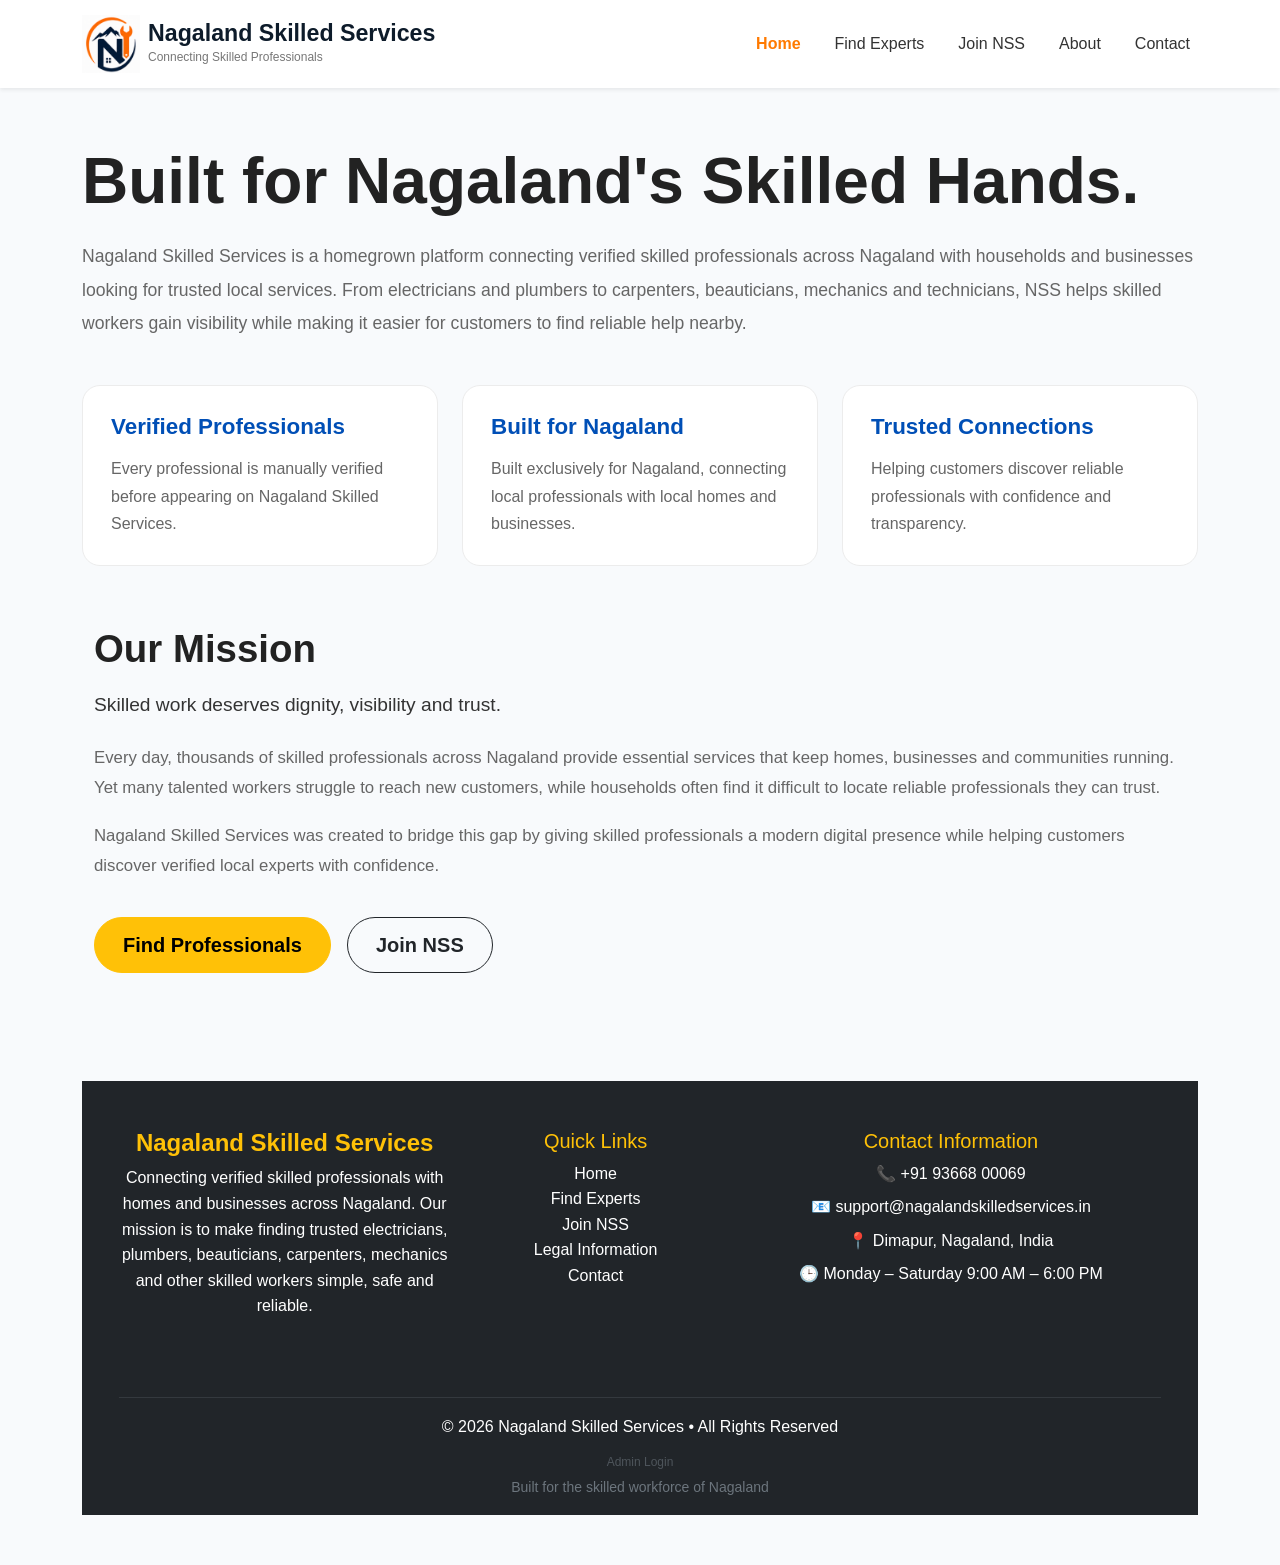
<file: about.html>
<!DOCTYPE html>
<html lang="en">

<head>

<meta charset="UTF-8">
<meta name="viewport" content="width=device-width, initial-scale=1">

<title>About Us | Nagaland Skilled Services</title>

<link rel="icon" type="image/png" sizes="32x32" href="images/logo/favicon-32.png">
<link rel="icon" type="image/png" sizes="16x16" href="images/logo/favicon-16.png">

<link href="https://cdn.jsdelivr.net/npm/bootstrap@5.3.7/dist/css/bootstrap.min.css" rel="stylesheet">

<link rel="stylesheet" href="css/style.css">

</head>

<body>

<!-- NAVBAR -->

<div id="navbar-placeholder"></div>

<!-- ================= ABOUT ================= -->

<section class="about-section">

<div class="container">


<h1 class="about-title">

Built for Nagaland's Skilled Hands.

</h1>

<p class="about-description">

Nagaland Skilled Services is a homegrown platform connecting verified skilled professionals across Nagaland with households and businesses looking for trusted local services.

From electricians and plumbers to carpenters, beauticians, mechanics and technicians, NSS helps skilled workers gain visibility while making it easier for customers to find reliable help nearby.

</p>

<div class="row g-4">

<div class="col-md-4">

<div class="about-card">

<h3>

Verified Professionals

</h3>

<p>

Every professional is manually verified before appearing on Nagaland Skilled Services.

</p>

</div>

</div>

<div class="col-md-4">

<div class="about-card">

<h3>

Built for Nagaland

</h3>

<p>

Built exclusively for Nagaland, connecting local professionals with local homes and businesses.

</p>

</div>

</div>

<div class="col-md-4">

<div class="about-card">

<h3>

Trusted Connections

</h3>

<p>

Helping customers discover reliable professionals with confidence and transparency.

</p>

</div>

</div>

</div>
<!-- ================= MISSION ================= -->

<section class="mission-section">

<div class="container">

<h2 class="mission-title">

Our Mission

</h2>

<p class="mission-lead">

Skilled work deserves dignity, visibility and trust.

</p>

<p class="mission-text">

Every day, thousands of skilled professionals across Nagaland provide essential services that keep homes, businesses and communities running. Yet many talented workers struggle to reach new customers, while households often find it difficult to locate reliable professionals they can trust.

</p>

<p class="mission-text">

Nagaland Skilled Services was created to bridge this gap by giving skilled professionals a modern digital presence while helping customers discover verified local experts with confidence.

</p>

<div class="about-buttons">

<a href="find-professionals.html" class="btn btn-warning btn-lg">

Find Professionals

</a>

<a href="become-a-professional.html" class="btn btn-outline-dark btn-lg">

Join NSS

</a>

</div>

</div>

</section>

<!-- ================= FOOTER ================= -->

<div id="footer-placeholder"></div>

<script src="https://cdn.jsdelivr.net/npm/bootstrap@5.3.7/dist/js/bootstrap.bundle.min.js"></script>

<script src="js/includes.js"></script>

</body>

</html>
</file>
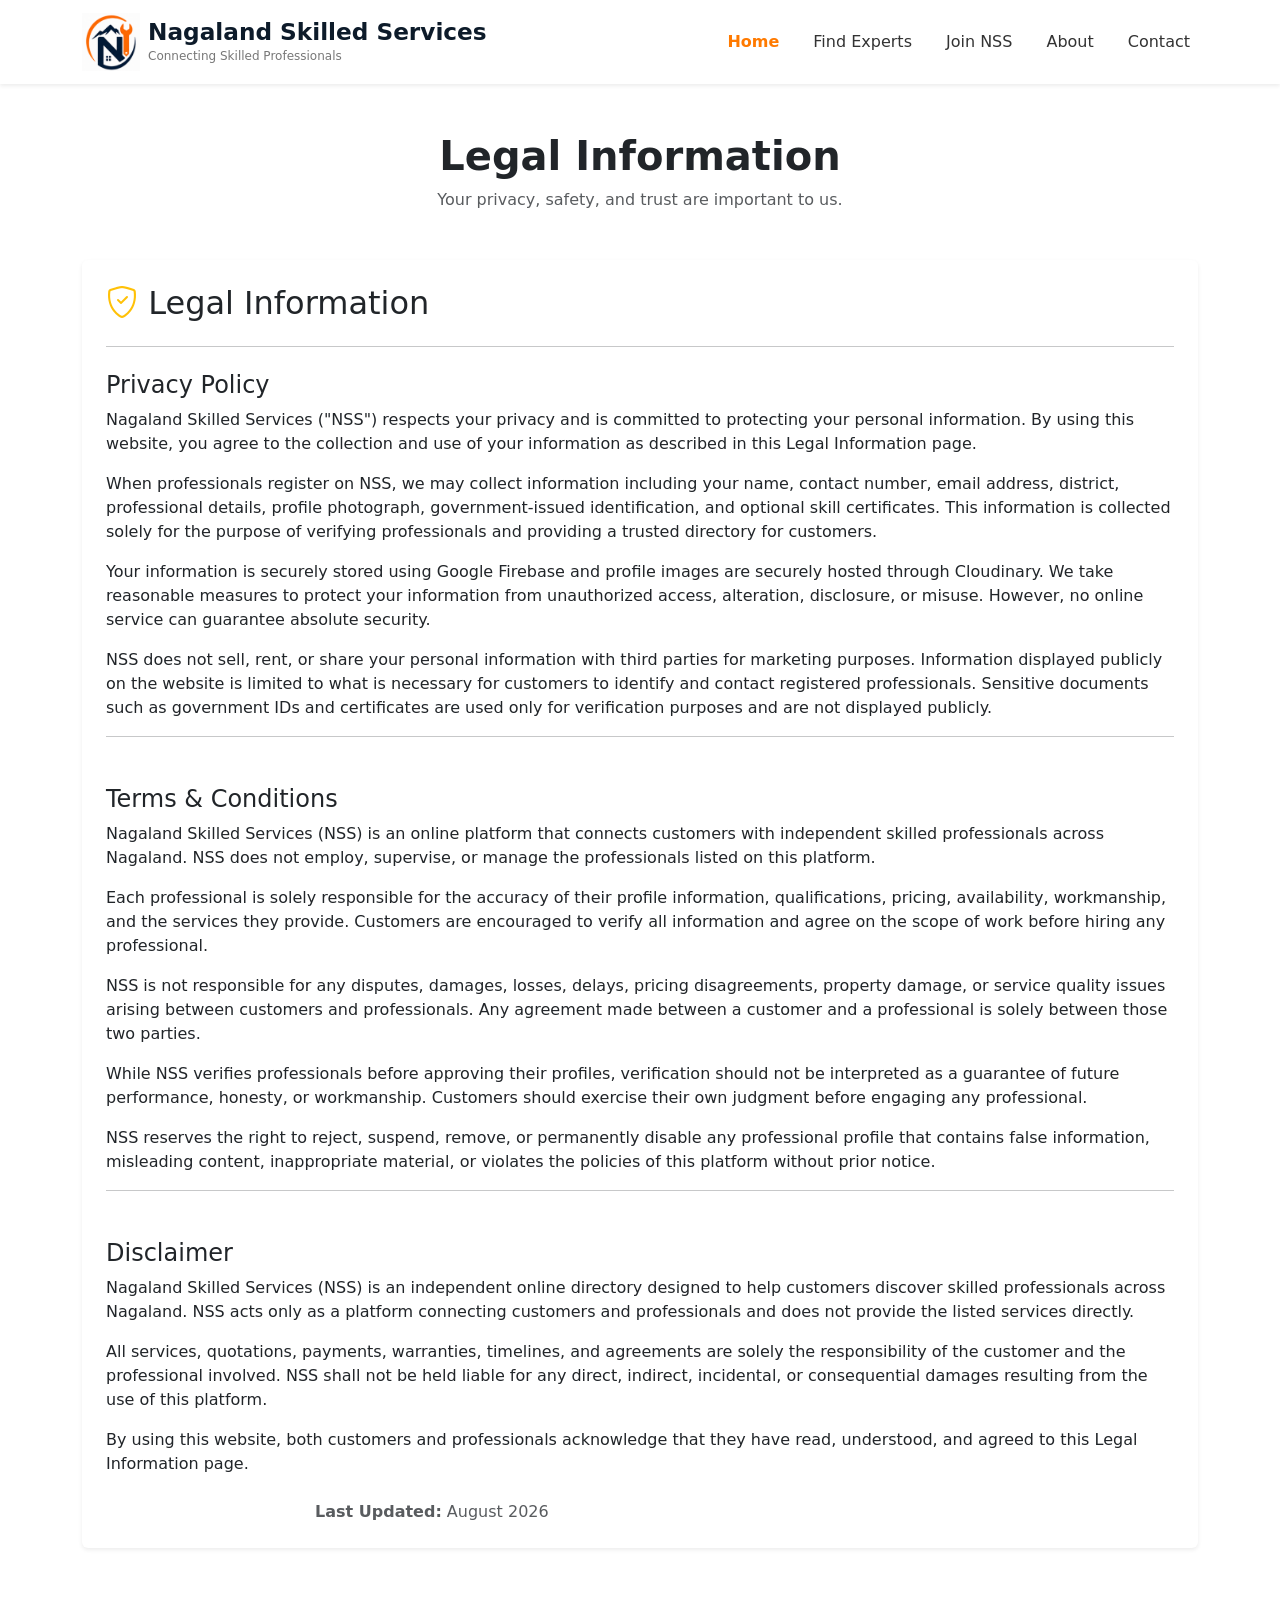
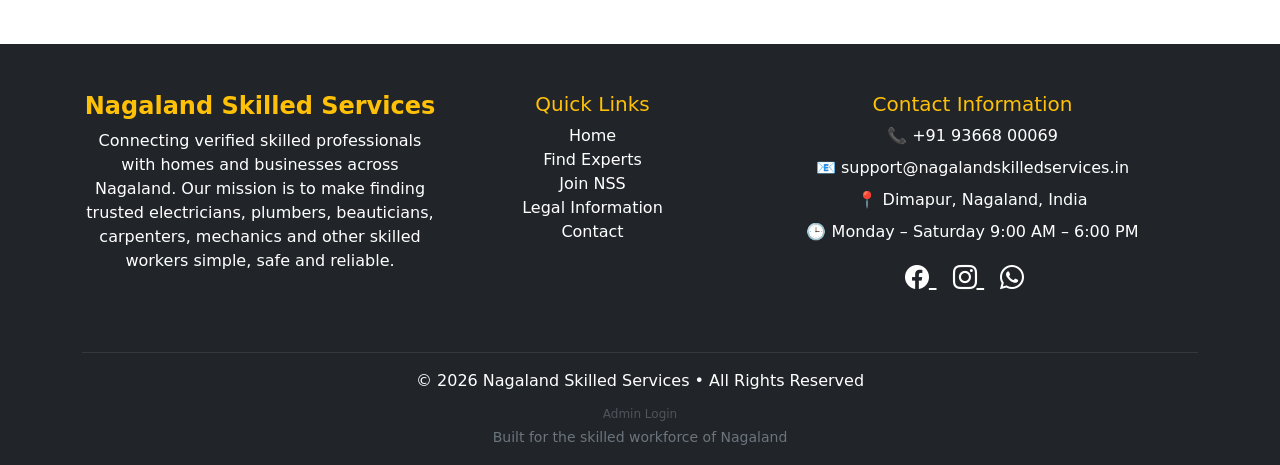
<file: legal.html>
<!DOCTYPE html>
<html lang="en">

<head>

    <meta charset="UTF-8">

    <meta name="viewport" content="width=device-width, initial-scale=1.0">

    <title>Legal | Nagaland Skilled Services</title>

    <link rel="stylesheet" href="css/style.css">

    <link rel="stylesheet" href="https://cdn.jsdelivr.net/npm/bootstrap@5.3.3/dist/css/bootstrap.min.css">

    <link rel="stylesheet" href="https://cdn.jsdelivr.net/npm/bootstrap-icons@1.11.3/font/bootstrap-icons.min.css">

</head>

<body>

    <!-- ================= NAVBAR ================= -->

    <div id="navbar-placeholder"></div>



    <!-- ================= MAIN CONTENT ================= -->

<section class="py-5">

    <div class="container">

        <div class="text-center mb-5">

            <h1 class="fw-bold">
                Legal Information
            </h1>

            <p class="text-muted">

                Your privacy, safety, and trust are important to us.

            </p>

        </div>
<div class="row g-4">

    <div class="col-12">

        <div class="card shadow-sm border-0">

            <div class="card-body p-4">

                <div id="legal-content"></div>

            </div>

        </div>

    </div>

</div>
    </div>

</section>

    <!-- ================= FOOTER ================= -->

    <div id="footer-placeholder"></div>



    <script src="js/includes.js"></script>

</body>

</html>
</file>
<file: css/style.css>
/* ==========================================================
   NAGALAND SKILLED SERVICES — STYLESHEET
   Refactored for readability. Visual output is unchanged.

   NOTE ON ORDERING:
   Several class names are intentionally reused later in this
   file with different values (e.g. .profession, .rating,
   .location, .step-card, .step-number, .application-card,
   .form-control/.form-select, .modern-label, .modern-input,
   .section-header, .section-icon, .hero-image). Because these
   share the same specificity, the LATER rule in source order
   wins for any property it redeclares. To guarantee pixel-
   identical rendering, this file preserves the exact original
   top-to-bottom rule order — sections are labeled for
   navigation, but later "override" blocks are NOT merged into
   their earlier counterparts. Where this happens, a note marks
   it as a deliberate cascade continuation — do not reorder.
========================================================== */

/* ==========================================================
   SECTION 01
   RESET & BASE
========================================================== */

* {
    margin: 0;
    padding: 0;
    box-sizing: border-box;
}

body {
    font-family: 'Poppins', sans-serif;
    background: #f8fafc;
    color: #222;
    line-height: 1.6;
}

/* ==========================================================
   SECTION 02
   NAVBAR
========================================================== */

.navbar {
    background: #fff;
    padding: 10px 0;
    box-shadow: 0 2px 10px rgba(0,0,0,.05);
}

.navbar-brand {
    display: flex;
    align-items: center;
    text-decoration: none;
}

.navbar-logo {
    width: auto;
    height: 58px;
}

.brand-title {
    font-size: 1.45rem;
    font-weight: 700;
    color: #0D1B2A;
    line-height: 1.1;
}

.brand-tagline {
    font-size: .75rem;
    color: #777;
    margin-top: 2px;
}

.navbar-nav .nav-link {
    color: #333 !important;
    font-weight: 500;
    margin-left: 18px;
    padding: 8px 12px;
    border-radius: 8px;
    transition: .25s;
}

.navbar-nav .nav-link:hover {
    background: #FFF5E8;
    color: #FF7A00 !important;
}

.navbar-nav .nav-link.active {
    color: #FF7A00 !important;
    font-weight: 700;
}

/* ---------- Navbar / Mobile ---------- */

@media (max-width:991px) {
    .navbar {
        padding: 8px 0;
    }

    .navbar-brand {
        max-width: 80%;
    }

    .navbar-logo {
        height: 44px;
    }

    .brand-title {
        font-size: .9rem;
    }

    .brand-tagline {
        display: none;
    }

    .navbar-toggler {
        border: none;
        padding: 4px;
    }

    .navbar-toggler:focus {
        box-shadow: none;
    }

    .navbar-collapse {
        margin-top: 15px;
        background: #fff;
        border-radius: 12px;
        padding: 10px;
    }

    .navbar-nav .nav-link {
        margin: 4px 0;
        padding: 12px;
        border-radius: 10px;
    }
}

/* ==========================================================
   SECTION 03
   HERO
========================================================== */

.hero {
    background: linear-gradient(135deg,#0B3C5D,#0E5F96);
    color: #fff;
    padding: 110px 0 80px;
}

.hero h1 {
    font-size: 3rem;
    font-weight: 700;
    line-height: 1.2;
    margin-bottom: 20px;
}

.hero p {
    font-size: 1.1rem;
    line-height: 1.8;
    margin-bottom: 25px;
    opacity: .95;
}

.hero-features {
    display: flex;
    gap: 18px;
    flex-wrap: wrap;
    margin-bottom: 30px;
}

.hero-features span {
    background: rgba(255,255,255,.12);
    padding: 8px 14px;
    border-radius: 30px;
    font-size: .95rem;
}

.hero-buttons {
    display: flex;
    gap: 15px;
    flex-wrap: wrap;
}

.hero-buttons .btn {
    padding: 14px 28px;
    border-radius: 12px;
    font-weight: 600;
}

.hero-image {
    max-width: 100%;
    width: 480px;
}

/* ---------- Hero / Mobile ---------- */

@media (max-width:991px) {
    .hero {
        text-align: center;
        padding: 90px 0 60px;
    }

    .hero h1 {
        font-size: 2.2rem;
    }

    .hero p {
        font-size: 1rem;
        padding: 0 10px;
    }

    .hero-features {
        justify-content: center;
        gap: 10px;
    }

    .hero-buttons {
        flex-direction: column;
        align-items: center;
    }

    .hero-buttons .btn {
        width: 100%;
        max-width: 320px;
    }

    .hero-image {
        width: 320px;
        margin-top: 20px;
    }
}

/* ==========================================================
   SECTION 04
   SERVICES
========================================================== */

#services {
    padding: 90px 0;
}

#services h2 {
    font-size: 2.3rem;
    font-weight: 700;
    color: #0D1B2A;
}

#services .text-muted {
    font-size: 1.05rem;
}

/* ---------- Service Card ---------- */

.service-card {
    background: #fff;
    border-radius: 18px;
    padding: 35px 25px;
    height: 100%;
    text-align: center;
    box-shadow: 0 8px 30px rgba(0,0,0,.06);
    transition: .3s ease;
    border: 1px solid #eee;
}

.service-card:hover {
    transform: translateY(-8px);
    box-shadow: 0 15px 35px rgba(0,0,0,.12);
}

/* ---------- Service Icon ---------- */

.service-icon {
    font-size: 54px;
    margin-bottom: 22px;
    display: inline-block;
}

/* ---------- Service Title ---------- */

.service-card h4 {
    font-size: 1.35rem;
    font-weight: 700;
    color: #0D1B2A;
    margin-bottom: 15px;
}

/* ---------- Service Description ---------- */

.service-card p {
    color: #666;
    line-height: 1.7;
    margin: 0;
}

/* ---------- Services / Mobile ---------- */

@media (max-width:991px) {
    #services {
        padding: 70px 0;
    }

    #services h2 {
        font-size: 2rem;
    }

    .service-card {
        padding: 28px 22px;
    }

    .service-icon {
        font-size: 48px;
        margin-bottom: 18px;
    }

    .service-card h4 {
        font-size: 1.2rem;
    }
}

@media (max-width:576px) {
    #services {
        padding: 60px 0;
    }

    .service-card {
        border-radius: 16px;
        padding: 26px 20px;
    }

    .service-icon {
        font-size: 44px;
    }
}

/* ==========================================================
   SECTION 05
   WHY CHOOSE / CTA / FOOTER
========================================================== */

.bg-light {
    background: #eef5fb !important;
}

/* ---------- CTA ---------- */

.cta {
    background: #0B3C5D;
    color: white;
    text-align: center;
    padding: 90px 20px;
}

.cta h2 {
    margin-bottom: 20px;
}

.cta p {
    font-size: 20px;
    margin-bottom: 30px;
}

/* ---------- Footer ---------- */

footer {
    background: #081f30;
    color: white;
    text-align: center;
    padding: 25px;
}

/* ==========================================================
   SECTION 06
   ANIMATIONS
========================================================== */

.service-card,
.hero img {
    animation: fadeUp .8s ease;
}

@keyframes fadeUp {
    from {
        opacity: 0;
        transform: translateY(40px);
    }

    to {
        opacity: 1;
        transform: translateY(0);
    }
}

/* ==========================================================
   SECTION 07
   RESPONSIVE STYLES (legacy overrides)
   NOTE: these breakpoints intentionally run after Section 03's
   hero rules and re-override .hero / .hero h1 / .navbar-brand
   at these widths. Kept in original position/order.
========================================================== */

@media(max-width:992px) {
    .hero {
        text-align: center;
        padding: 100px 0;
    }

    .hero h1 {
        font-size: 40px;
    }

    .hero img {
        margin-top: 40px;
    }
}

@media(max-width:768px) {
    .hero h1 {
        font-size: 34px;
    }

    h2 {
        font-size: 32px;
    }

    .navbar-brand {
        font-size: 22px;
    }
}

/* ==========================================================
   SECTION 08
   QUICK SEARCH
========================================================== */

.quick-search {
    padding: 60px 0;
    background: #f8fafc;
}

.search-box {
    background: white;
    padding: 40px;
    border-radius: 20px;
    max-width: 1100px;
    margin: 0 auto;
}

.search-box h3 {
    font-weight: 700;
    margin-bottom: 10px;
}

.search-box p {
    color: #777;
    margin-bottom: 30px;
}

.form-select {
    height: 58px;
    border-radius: 12px;
}

@media(max-width:768px) {
    .quick-search {
        margin-top: 30px;
    }

    .search-box {
        padding: 25px;
    }
}

/* ==========================================================
   SECTION 09
   HERO IMAGE TREATMENT
   NOTE: this is a second, later rule for .hero-image (see
   Section 03). Per cascade order it overrides `width` from
   the earlier rule while `max-width:100%` from Section 03
   still applies. Kept separate and in original position.
========================================================== */

.hero-image {
    width: 100%;
    height: auto;
    border-radius: 20px;
    object-fit: cover;
    transition: 0.4s ease;
}

.hero-image:hover {
    transform: scale(1.02);
}

/* ==========================================================
   SECTION 10
   FEATURED TECHNICIANS
========================================================== */

.technician-card {
    background: white;
    border-radius: 20px;
    padding: 35px;
    text-align: center;
    box-shadow: 0 10px 30px rgba(0,0,0,.08);
    transition: .35s;
}

.technician-card:hover {
    transform: translateY(-8px);
    box-shadow: 0 20px 45px rgba(0,0,0,.15);
}

.technician-photo {
    width: 120px;
    height: 120px;
    border-radius: 50%;
    object-fit: cover;
    margin-bottom: 20px;
}

.verified-badge {
    display: inline-block;
    background: #16a34a;
    color: white;
    padding: 6px 14px;
    border-radius: 50px;
    font-size: 13px;
    margin-bottom: 15px;
}

.profession {
    color: #666;
    margin-bottom: 10px;
}

.rating {
    color: #f59e0b;
    font-weight: 600;
    margin-bottom: 12px;
}

.location {
    color: #777;
    margin-bottom: 20px;
}

/* ==========================================================
   SECTION 11
   HOW IT WORKS
========================================================== */

.how-it-works {
    background: #f8fafc;
}

.step-card {
    background: white;
    padding: 40px 30px;
    border-radius: 20px;
    text-align: center;
    height: 100%;
    position: relative;
    transition: .3s;
    box-shadow: 0 8px 25px rgba(0,0,0,.06);
}

.step-card:hover {
    transform: translateY(-8px);
    box-shadow: 0 20px 45px rgba(0,0,0,.12);
}

.step-number {
    width: 45px;
    height: 45px;
    background: #F59E0B;
    color: white;
    border-radius: 50%;
    display: flex;
    justify-content: center;
    align-items: center;
    font-weight: bold;
    margin: 0 auto 20px;
}

.step-icon {
    font-size: 60px;
    color: #0B3C5D;
    margin-bottom: 20px;
    display: block;
}

.step-card h4 {
    font-weight: 700;
    margin-bottom: 15px;
}

.step-card p {
    color: #666;
    margin: 0;
}

/* ==========================================================
   SECTION 12
   DISTRICTS
========================================================== */

.district-card {
    background: white;
    padding: 25px;
    border-radius: 15px;
    text-align: center;
    font-weight: 600;
    cursor: pointer;
    transition: .3s;
    box-shadow: 0 6px 20px rgba(0,0,0,.06);
}

.district-card:hover {
    background: #0B3C5D;
    color: white;
    transform: translateY(-5px);
}

/* ==========================================================
   SECTION 13
   GLOBAL SPACING
========================================================== */

section {
    padding: 80px 0;
}

h2 {
    font-weight: 700;
    margin-bottom: 15px;
}

.text-muted {
    max-width: 650px;
    margin: auto;
}

html {
    scroll-behavior: smooth;
}

/* ==========================================================
   SECTION 14
   PROFESSIONAL CARDS
   NOTE: .profession / .rating / .location below intentionally
   override the values set in Section 10 (Featured Technicians)
   per cascade order. Kept in original position.
========================================================== */

.professional-card {
    background: white;
    border-radius: 20px;
    padding: 35px;
    text-align: center;
    box-shadow: 0 10px 30px rgba(0,0,0,.08);
    transition: .35s;
    height: 100%;
}

.professional-card:hover {
    transform: translateY(-8px);
    box-shadow: 0 20px 45px rgba(0,0,0,.15);
}

.professional-photo {
    width: 120px;
    height: 120px;
    border-radius: 50%;
    object-fit: cover;
    margin-bottom: 20px;
}

.verified {
    display: inline-block;
    background: #16a34a;
    color: white;
    padding: 6px 14px;
    border-radius: 50px;
    font-size: 13px;
    margin-bottom: 15px;
}

.profession {
    color: #0B3C5D;
    font-weight: 600;
}

.rating {
    color: #f59e0b;
    font-weight: 700;
    margin-bottom: 10px;
}

.location {
    color: #666;
    margin-bottom: 20px;
}

.skills {
    display: flex;
    flex-wrap: wrap;
    justify-content: center;
    gap: 8px;
}

.skills span {
    background: #eef4ff;
    padding: 8px 14px;
    border-radius: 50px;
    font-size: 13px;
    color: #0B3C5D;
    font-weight: 500;
}

/* ==========================================================
   SECTION 15
   NAV LINK UTILITY / APPLY HERO
========================================================== */

.nav-link {
    font-weight: 500;
    transition: .3s;
}

.nav-link:hover {
    color: #F59E0B !important;
}

.navbar .btn-warning {
    border-radius: 30px;
    padding: 8px 18px;
}

/* ---------- Apply Hero ---------- */

.apply-hero {
    padding: 90px 0;
    background: #f8fafc;
}

.apply-hero h1 {
    font-size: 54px;
    font-weight: 800;
    margin-bottom: 20px;
}

.apply-hero p {
    font-size: 18px;
    color: #666;
}

.hero-checks p {
    font-weight: 600;
    margin-bottom: 12px;
    color: #0B3C5D;
}

.apply-hero img {
    border-radius: 25px;
}

/* ==========================================================
   SECTION 16
   APPLICATION PAGE
========================================================== */

.application-card {
    background: #fff;
    padding: 50px;
    border-radius: 24px;
    box-shadow: 0 20px 60px rgba(0,0,0,.08);
    margin-bottom: 40px;
}

@media(max-width:991px) {
    .application-card {
        padding: 32px 24px;
        border-radius: 18px;
        margin-top: 15px;
    }
}

.application-card h3 {
    font-weight: 700;
    margin-bottom: 30px;
}

.benefits-card {
    background: #0B3C5D;
    color: white;
    padding: 38px;
    border-radius: 24px;
    position: sticky;
    top: 100px;
}

@media(max-width:991px) {
    .benefits-card {
        position: static;
        margin-bottom: 30px;
        padding: 28px;
    }
}

.benefits-card h3 {
    margin-bottom: 10px;
}

.benefit-item {
    display: flex;
    gap: 18px;
    margin: 28px 0;
    align-items: flex-start;
}

.benefit-icon {
    width: 56px;
    height: 56px;
    border-radius: 50%;
    background: #F59E0B;
    display: flex;
    align-items: center;
    justify-content: center;
    font-size: 24px;
    flex-shrink: 0;
}

.benefit-item h5 {
    margin-bottom: 5px;
}

.benefit-item p {
    margin: 0;
    opacity: .85;
}

/* ---------- Application Form ---------- */

.form-section {
    margin-bottom: 32px;
}

.form-section h4 {
    font-weight: 700;
    color: #0B3C5D;
    margin-bottom: 12px;
}

.form-section p {
    color: #777;
    margin-bottom: 24px;
    font-size: 15px;
    line-height: 1.7;
}

.form-section hr {
    margin: 26px 0 36px;
    border-top: 2px solid #eef2f7;
}

.form-control,
.form-select {
    min-height: 56px;
    border-radius: 12px;
    padding: 14px 18px;
    font-size: 16px;
}

textarea.form-control {
    min-height: 140px;
}

.form-label {
    font-weight: 600;
    margin-bottom: 8px;
}

.btn-warning {
    min-height: 56px;
    font-weight: 600;
    border-radius: 12px;
}

/* ==========================================================
   SECTION 17
   HOW IT WORKS (cascade continuation)
   NOTE: overrides .step-card / .step-card:hover / .step-number
   from Section 11. Kept separate and in original position —
   .step-card:hover here does not redeclare box-shadow, so the
   box-shadow value from Section 11 still applies on hover.
========================================================== */

.step-card {
    background: white;
    padding: 35px;
    border-radius: 20px;
    text-align: center;
    box-shadow: 0 10px 30px rgba(0,0,0,.08);
    transition: .3s;
    height: 100%;
}

.step-card:hover {
    transform: translateY(-8px);
}

.step-number {
    width: 65px;
    height: 65px;
    background: #F59E0B;
    color: white;
    border-radius: 50%;
    display: flex;
    align-items: center;
    justify-content: center;
    font-size: 24px;
    font-weight: 700;
    margin: 0 auto 20px;
}

/* ==========================================================
   SECTION 18
   APPLICATION V2 (cascade continuation)
   NOTE: overrides .application-card from Section 16.
========================================================== */

.application-card {
    background: #fff;
    padding: 40px;
    border-radius: 24px;
    box-shadow: 0 15px 40px rgba(0,0,0,.08);
}

.form-card {
    background: white;
    padding: 35px;
    border-radius: 22px;
    border: 1px solid #EEF2F7;
    box-shadow: 0 10px 25px rgba(15,23,42,.05);
    margin-bottom: 30px;
    transition: .3s;
}

.form-card:hover {
    transform: translateY(-3px);
    box-shadow: 0 18px 40px rgba(15,23,42,.08);
}

.form-card h4 {
    font-weight: 700;
    margin-bottom: 8px;
    color: #0B3C5D;
}

.form-control,
.form-select {
    padding: 12px 15px;
    border-radius: 12px;
    border: 1px solid #D9E2EC;
}

.form-control:focus,
.form-select:focus {
    box-shadow: none;
    border-color: #F59E0B;
}

/* ==========================================================
   SECTION 19
   MODERN INPUTS
========================================================== */

.modern-label {
    display: block;
    font-size: 14px;
    font-weight: 600;
    margin-bottom: 10px;
    color: #34495E;
}

.modern-input {
    width: 100%;
    padding: 16px 18px;
    border: 2px solid #E7EDF5;
    border-radius: 14px;
    font-size: 16px;
    transition: .3s;
    background: white;
}

.modern-input:focus {
    outline: none;
    border-color: #F59E0B;
    box-shadow: 0 0 0 5px rgba(245,158,11,.15);
}

.section-header {
    display: flex;
    align-items: center;
    gap: 18px;
    margin-bottom: 30px;
}

.section-icon {
    width: 60px;
    height: 60px;
    border-radius: 16px;
    background: #FFF4D6;
    display: flex;
    align-items: center;
    justify-content: center;
    font-size: 24px;
    color: #F59E0B;
    flex-shrink: 0;
}

.section-header h4 {
    margin: 0;
    font-weight: 700;
    color: #0B3C5D;
}

.section-header p {
    margin: 5px 0 0;
    color: #777;
}

/* ==========================================================
   SECTION 20
   PROFILE SECTION (cascade continuation)
   NOTE: .section-icon / .modern-label / .modern-input /
   .form-control / .form-select below override Section 19's
   values per cascade order. .section-icon here doesn't
   redeclare flex-shrink, so Section 19's flex-shrink:0 still
   applies. Kept in original position.
========================================================== */

.profile-section {
    background: #fff;
    padding: 35px;
    border-radius: 20px;
    border: 1px solid #E8EEF5;
    box-shadow: 0 10px 25px rgba(15,23,42,.05);
}

.section-icon {
    width: 65px;
    height: 65px;
    background: #FFF5DB;
    color: #F59E0B;
    border-radius: 18px;
    display: flex;
    align-items: center;
    justify-content: center;
    font-size: 28px;
}

.section-header h3 {
    margin: 0;
    font-weight: 700;
    color: #0B3C5D;
}

.section-header p {
    margin: 4px 0 0;
    color: #64748B;
}

.modern-label {
    font-weight: 600;
    margin-bottom: 10px;
    display: block;
    font-size: 14px;
    color: #334155;
}

.modern-input {
    width: 100%;
    padding: 15px 18px;
    border: 2px solid #E5E7EB;
    border-radius: 14px;
    transition: .3s;
    font-size: 15px;
}

.modern-input:focus {
    outline: none;
    border-color: #F59E0B;
    box-shadow: 0 0 0 4px rgba(245,158,11,.15);
}

.form-control,
.form-select {
    border-radius: 14px;
    padding: 14px 16px;
    border: 2px solid #E5E7EB;
}

.form-control:focus,
.form-select:focus {
    border-color: #F59E0B;
    box-shadow: 0 0 0 4px rgba(245,158,11,.15);
}

/* ---------- Star Rating ---------- */

.star {
    cursor: pointer;
    color: #ccc;
    transition: .2s;
    user-select: none;
}

.star.active {
    color: #ffc107;
}

.star:hover {
    transform: scale(1.2);
}

/* ==========================================================
   LEGAL AGREEMENT CHECKBOX
========================================================== */

.legal-agreement {

    background: #fffdf5;

    border: 1px solid #f3d26b;

    border-radius: 12px;

    padding: 18px 20px;

    margin-top: 25px;

}

.legal-agreement .form-check {

    display: flex;

    align-items: flex-start;

    gap: 12px;

    margin: 0;

}

.legal-agreement .form-check-input {

    margin-top: 4px;

    transform: scale(1.2);

    cursor: pointer;

}

.legal-agreement .form-check-label {

    line-height: 1.6;

    color: #444;

    cursor: pointer;

}

.legal-agreement a {

    color: #f4b400;

    font-weight: 600;

    text-decoration: none;

}

.legal-agreement a:hover {

    text-decoration: underline;

}

/* ==========================
   Smooth Scroll
========================== */

html {

    scroll-behavior: smooth;

}

/* =========================================
ABOUT PAGE
========================================= */

.about-section{
    padding:60px 0 50px;
}

.about-title{
    font-size:4rem;
    font-weight:800;
    line-height:1.05;
    color:#222;
    margin-bottom:25px;
}

.about-description{
    font-size:1.1rem;
    line-height:1.9;
    color:#666;
    margin-bottom:45px;
}

/* =========================================
TRUST CARDS
========================================= */

.about-card{

    height:100%;

    padding:28px;

    background:#fff;

    border:1px solid #ececec;

    border-radius:18px;

    transition:.25s;

}

.about-card:hover{

    transform:translateY(-4px);

    box-shadow:0 12px 25px rgba(0,0,0,.06);

}

.about-card h3{

    color:#004fb6;

    font-size:1.4rem;

    font-weight:700;

    margin-bottom:14px;

}

.about-card p{

    color:#666;

    line-height:1.7;

    margin:0;

}

/* =========================================
MISSION
========================================= */

.mission-section{

    padding:60px 0;

}

.mission-title{

    font-size:2.4rem;

    font-weight:800;

    color:#222;

    margin-bottom:18px;

}

.mission-lead{

    font-size:1.2rem;

    font-weight:500;

    color:#333;

    margin-bottom:22px;

}

.mission-text{

    font-size:1.05rem;

    line-height:1.8;

    color:#666;

    margin-bottom:18px;

}

/* =========================================
BUTTONS
========================================= */

.about-buttons{

    display:flex;

    gap:16px;

    margin-top:35px;

    flex-wrap:wrap;

}

.about-buttons .btn{

    border-radius:50px;

    padding:12px 28px;

    font-weight:600;

}

/* =========================================
RESPONSIVE
========================================= */

@media(max-width:992px){

.about-title{

font-size:2.8rem;

}

.about-description{

font-size:1rem;

}

.mission-title{

font-size:2rem;

}

}
</file>
